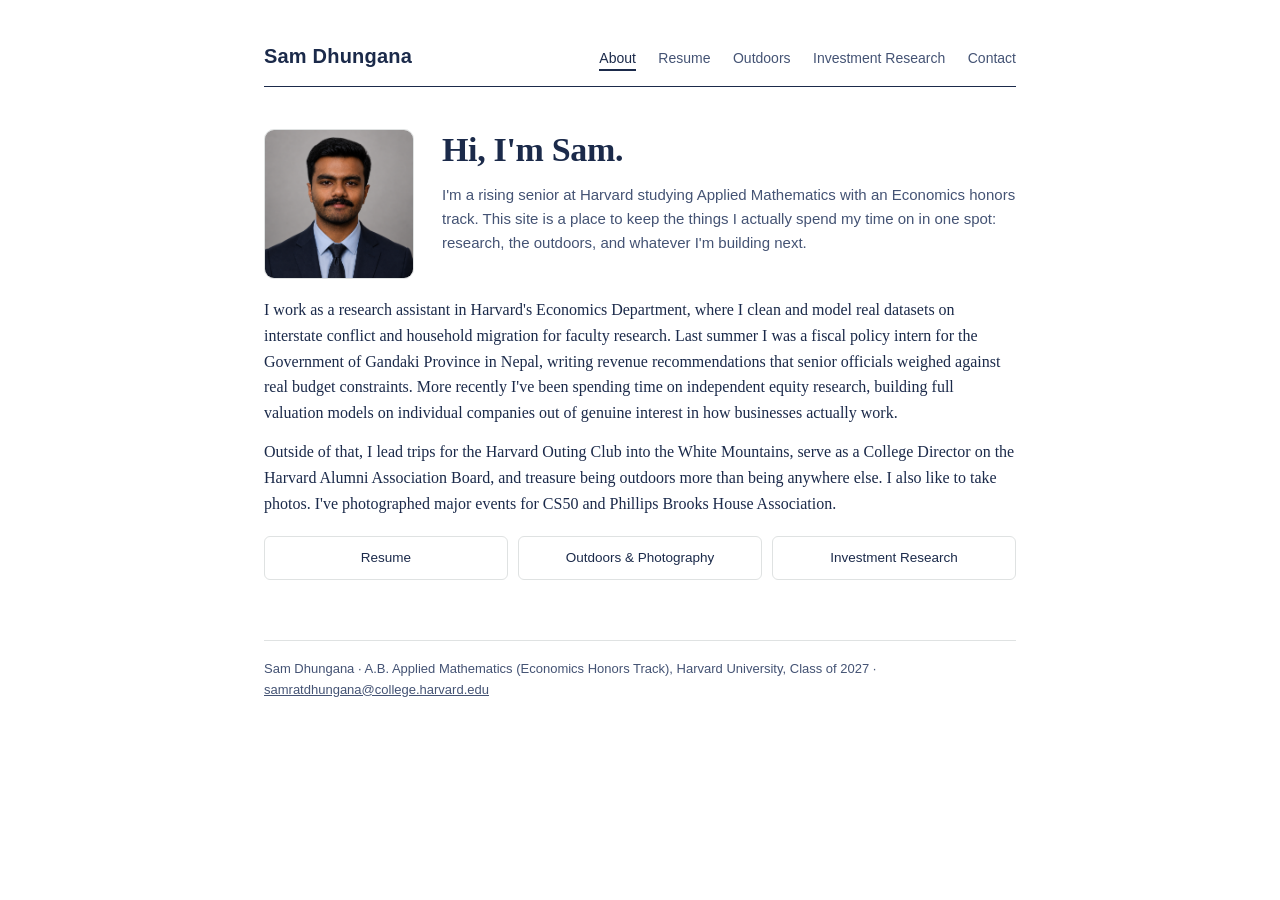
<file: index.html>
<!DOCTYPE html>
<html lang="en">
<head>
<meta charset="UTF-8">
<meta name="viewport" content="width=device-width, initial-scale=1.0">
<title>Sam Dhungana</title>
<link rel="stylesheet" href="style.css">
</head>
<body>
<div class="wrap">

  <header class="site">
    <div class="name">Sam Dhungana</div>
    <nav class="site">
      <a href="index.html" class="active">About</a>
      <a href="resume.html">Resume</a>
      <a href="outdoors.html">Outdoors</a>
      <a href="research.html">Investment Research</a>
      <a href="mailto:samratdhungana@college.harvard.edu">Contact</a>
    </nav>
  </header>

  <div class="hero">
    <div class="portrait"><img src="img/profile.png" alt="Sam Dhungana"></div>
    <div class="intro">
      <h1>Hi, I'm Sam.</h1>
      <p class="tagline">I'm a rising senior at Harvard studying Applied Mathematics with an Economics honors track. This site is a place to keep the things I actually spend my time on in one spot: research, the outdoors, and whatever I'm building next.</p>
    </div>
  </div>

  <p>I work as a research assistant in Harvard's Economics Department, where I clean and model real datasets on interstate conflict and household migration for faculty research. Last summer I was a fiscal policy intern for the Government of Gandaki Province in Nepal, writing revenue recommendations that senior officials weighed against real budget constraints. More recently I've been spending time on independent equity research, building full valuation models on individual companies out of genuine interest in how businesses actually work.</p>

  <p>Outside of that, I lead trips for the Harvard Outing Club into the White Mountains, serve as a College Director on the Harvard Alumni Association Board, and treasure being outdoors more than being anywhere else. I also like to take photos. I've photographed major events for CS50 and Phillips Brooks House Association. </p>

  <div class="section-nav">
    <a href="resume.html">Resume</a>
    <a href="outdoors.html">Outdoors &amp; Photography</a>
    <a href="research.html">Investment Research</a>
  </div>

  <footer class="site">
    Sam Dhungana &middot; A.B. Applied Mathematics (Economics Honors Track), Harvard University, Class of 2027 &middot;
    <a href="mailto:samratdhungana@college.harvard.edu" style="color:#445374;">samratdhungana@college.harvard.edu</a>
  </footer>

</div>
</body>
</html>
</file>
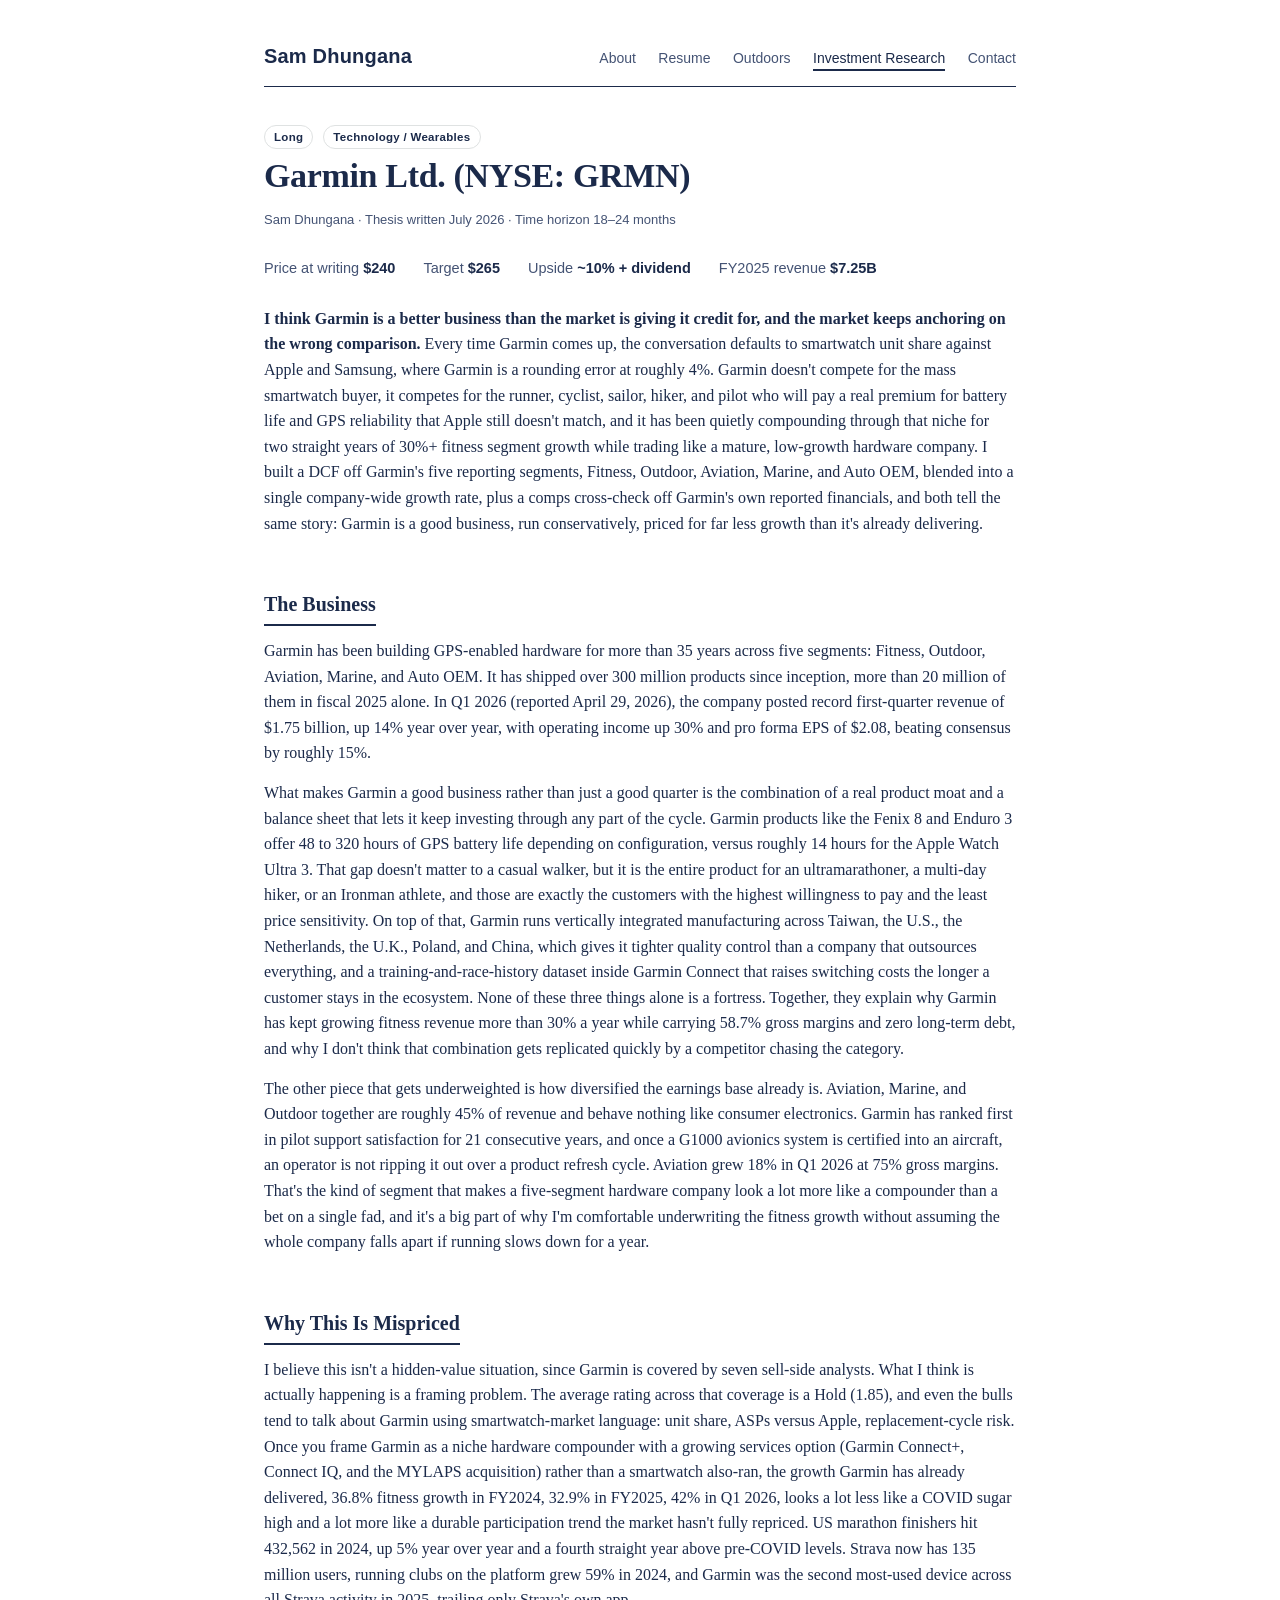
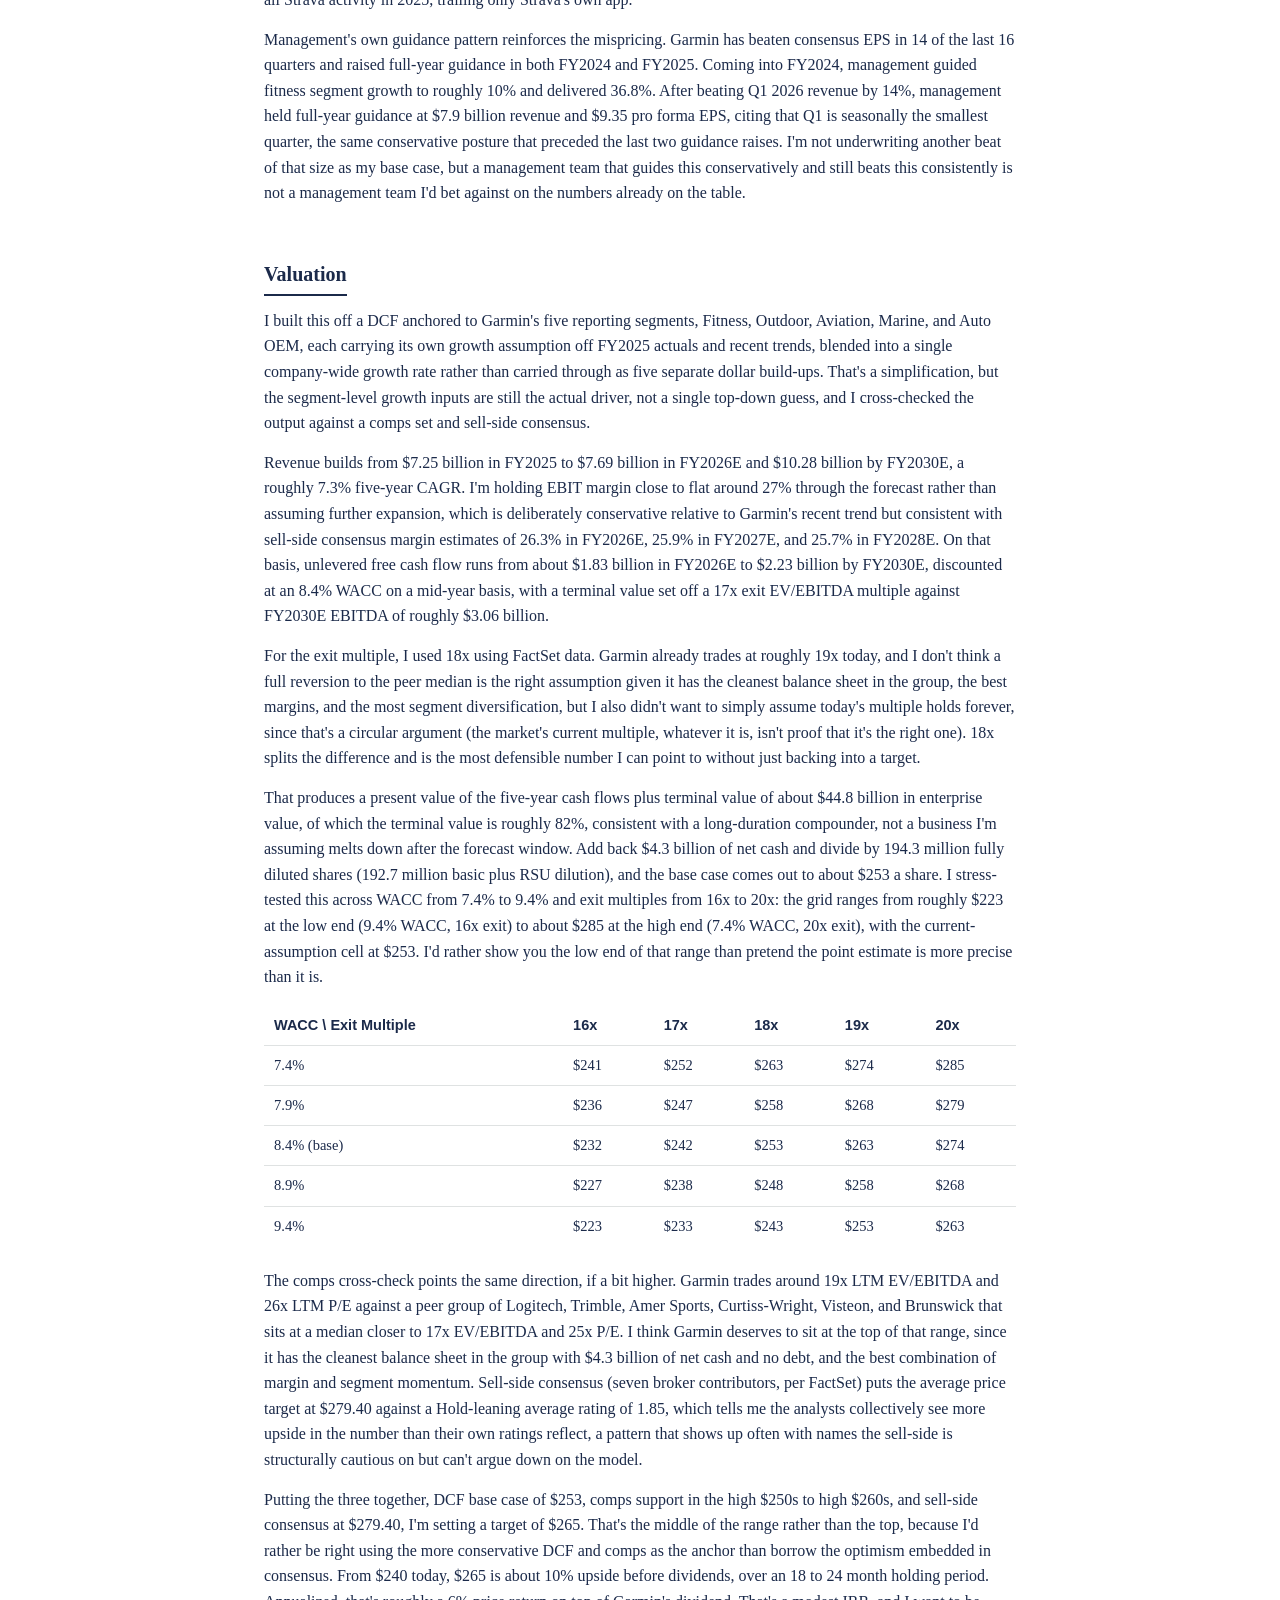
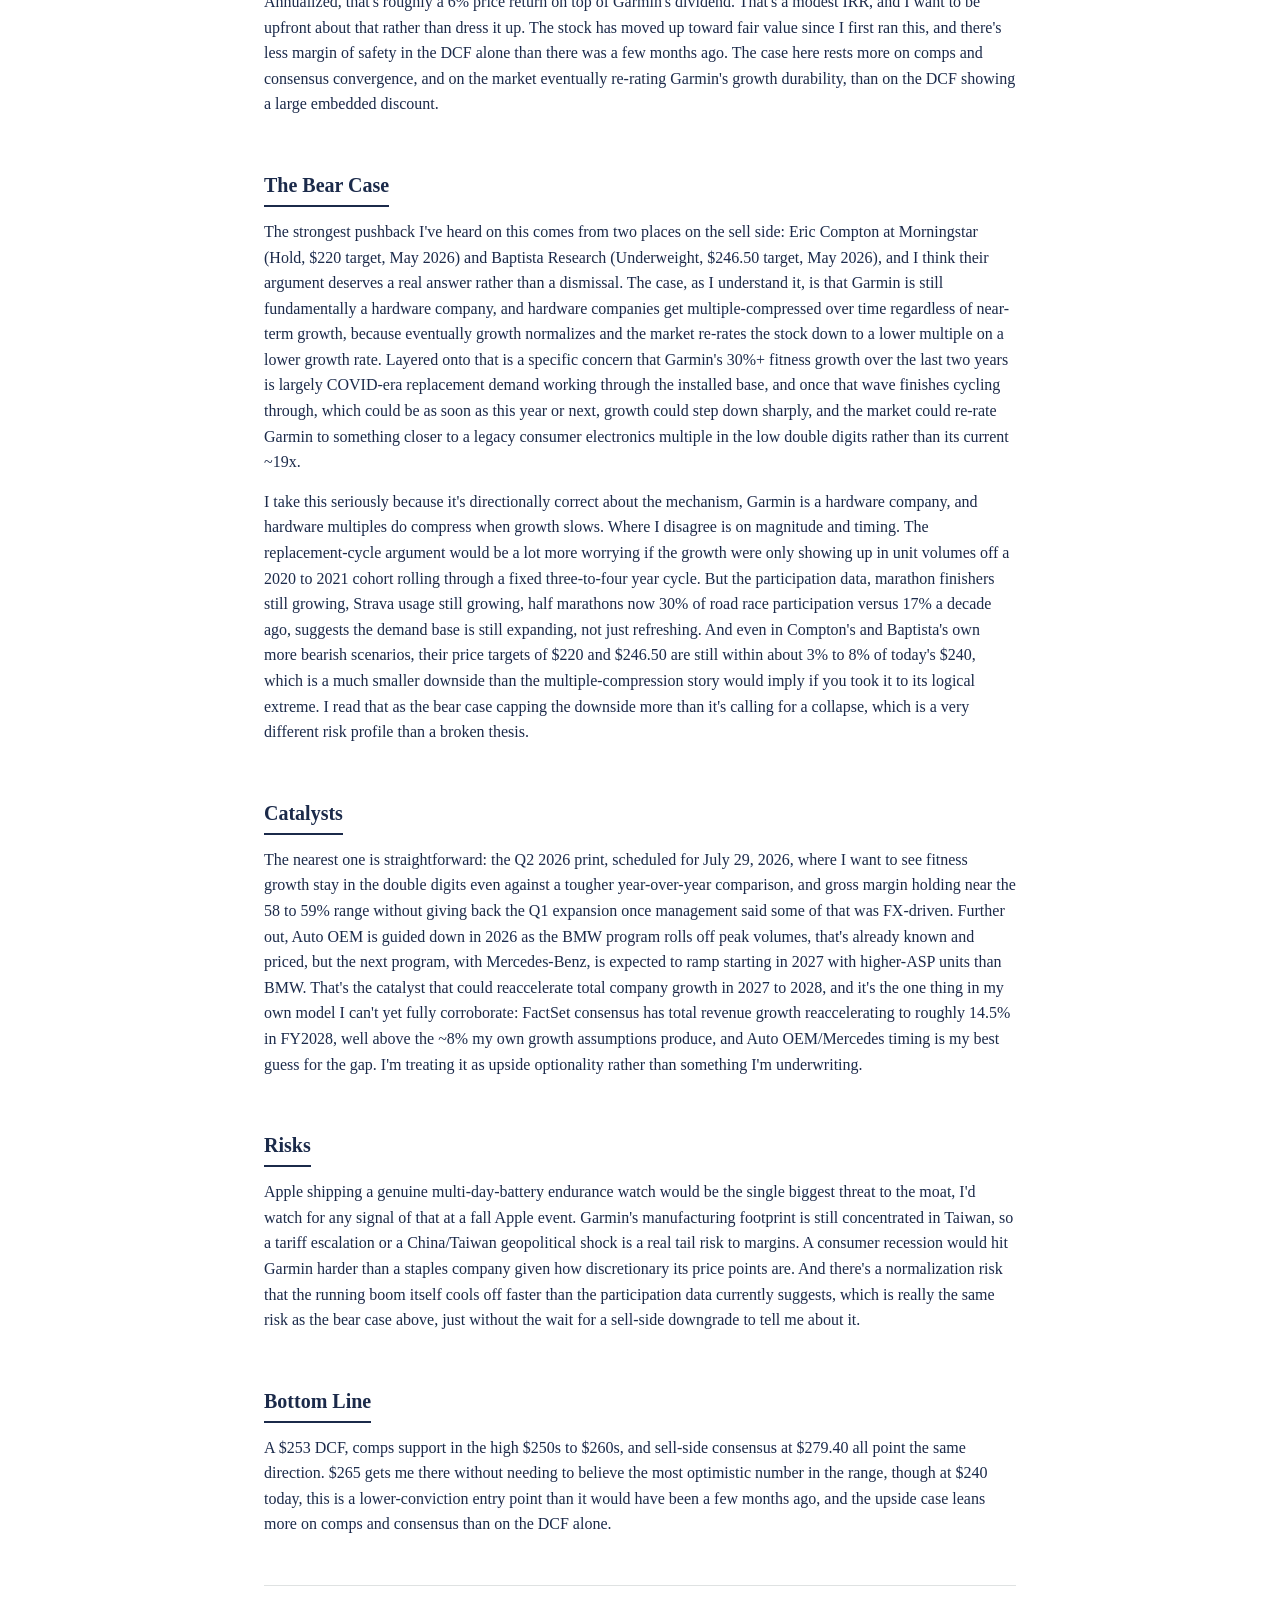
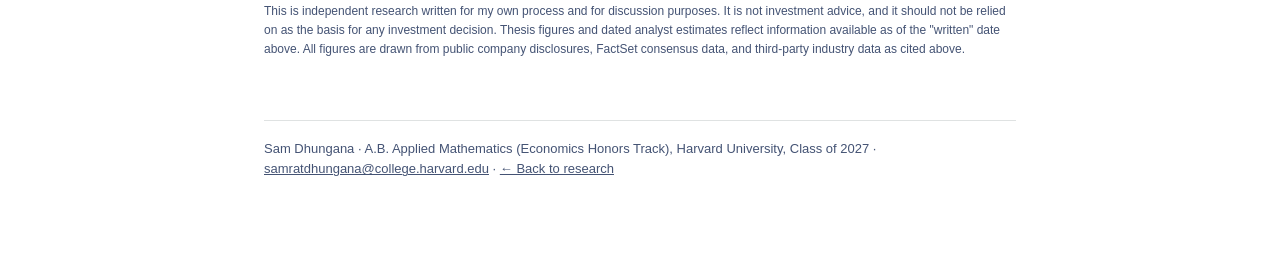
<file: garmin.html>
<!DOCTYPE html>
<html lang="en">
<head>
<meta charset="UTF-8">
<meta name="viewport" content="width=device-width, initial-scale=1.0">
<title>Garmin Ltd. (NYSE: GRMN) — Sam Dhungana</title>
<link rel="stylesheet" href="style.css">
</head>
<body>
<div class="wrap">

  <header class="site">
    <div class="name">Sam Dhungana</div>
    <nav class="site">
      <a href="index.html">About</a>
      <a href="resume.html">Resume</a>
      <a href="outdoors.html">Outdoors</a>
      <a href="research.html" class="active">Investment Research</a>
      <a href="mailto:samratdhungana@college.harvard.edu">Contact</a>
    </nav>
  </header>

  <span class="pill">Long</span>
  <span class="pill">Technology / Wearables</span>
  <h1>Garmin Ltd. (NYSE: GRMN)</h1>
  <div class="byline">Sam Dhungana &middot; Thesis written July 2026 &middot; Time horizon 18&ndash;24 months</div>

  <p class="stat-line">
    <span>Price at writing <span class="value">$240</span></span>
    <span>Target <span class="value">$265</span></span>
    <span>Upside <span class="value upside">~10% + dividend</span></span>
    <span>FY2025 revenue <span class="value">$7.25B</span></span>
  </p>

  <p><strong>I think Garmin is a better business than the market is giving it credit for, and the market keeps anchoring on the wrong comparison.</strong> Every time Garmin comes up, the conversation defaults to smartwatch unit share against Apple and Samsung, where Garmin is a rounding error at roughly 4%. Garmin doesn't compete for the mass smartwatch buyer, it competes for the runner, cyclist, sailor, hiker, and pilot who will pay a real premium for battery life and GPS reliability that Apple still doesn't match, and it has been quietly compounding through that niche for two straight years of 30%+ fitness segment growth while trading like a mature, low-growth hardware company. I built a DCF off Garmin's five reporting segments, Fitness, Outdoor, Aviation, Marine, and Auto OEM, blended into a single company-wide growth rate, plus a comps cross-check off Garmin's own reported financials, and both tell the same story: Garmin is a good business, run conservatively, priced for far less growth than it's already delivering.</p>

  <h2>The Business</h2>
  <p>Garmin has been building GPS-enabled hardware for more than 35 years across five segments: Fitness, Outdoor, Aviation, Marine, and Auto OEM. It has shipped over 300 million products since inception, more than 20 million of them in fiscal 2025 alone. In Q1 2026 (reported April 29, 2026), the company posted record first-quarter revenue of $1.75 billion, up 14% year over year, with operating income up 30% and pro forma EPS of $2.08, beating consensus by roughly 15%.</p>
  <p>What makes Garmin a good business rather than just a good quarter is the combination of a real product moat and a balance sheet that lets it keep investing through any part of the cycle. Garmin products like the Fenix 8 and Enduro 3 offer 48 to 320 hours of GPS battery life depending on configuration, versus roughly 14 hours for the Apple Watch Ultra 3. That gap doesn't matter to a casual walker, but it is the entire product for an ultramarathoner, a multi-day hiker, or an Ironman athlete, and those are exactly the customers with the highest willingness to pay and the least price sensitivity. On top of that, Garmin runs vertically integrated manufacturing across Taiwan, the U.S., the Netherlands, the U.K., Poland, and China, which gives it tighter quality control than a company that outsources everything, and a training-and-race-history dataset inside Garmin Connect that raises switching costs the longer a customer stays in the ecosystem. None of these three things alone is a fortress. Together, they explain why Garmin has kept growing fitness revenue more than 30% a year while carrying 58.7% gross margins and zero long-term debt, and why I don't think that combination gets replicated quickly by a competitor chasing the category.</p>
  <p>The other piece that gets underweighted is how diversified the earnings base already is. Aviation, Marine, and Outdoor together are roughly 45% of revenue and behave nothing like consumer electronics. Garmin has ranked first in pilot support satisfaction for 21 consecutive years, and once a G1000 avionics system is certified into an aircraft, an operator is not ripping it out over a product refresh cycle. Aviation grew 18% in Q1 2026 at 75% gross margins. That's the kind of segment that makes a five-segment hardware company look a lot more like a compounder than a bet on a single fad, and it's a big part of why I'm comfortable underwriting the fitness growth without assuming the whole company falls apart if running slows down for a year.</p>

  <h2>Why This Is Mispriced</h2>
  <p>I believe this isn't a hidden-value situation, since Garmin is covered by seven sell-side analysts. What I think is actually happening is a framing problem. The average rating across that coverage is a Hold (1.85), and even the bulls tend to talk about Garmin using smartwatch-market language: unit share, ASPs versus Apple, replacement-cycle risk. Once you frame Garmin as a niche hardware compounder with a growing services option (Garmin Connect+, Connect IQ, and the MYLAPS acquisition) rather than a smartwatch also-ran, the growth Garmin has already delivered, 36.8% fitness growth in FY2024, 32.9% in FY2025, 42% in Q1 2026, looks a lot less like a COVID sugar high and a lot more like a durable participation trend the market hasn't fully repriced. US marathon finishers hit 432,562 in 2024, up 5% year over year and a fourth straight year above pre-COVID levels. Strava now has 135 million users, running clubs on the platform grew 59% in 2024, and Garmin was the second most-used device across all Strava activity in 2025, trailing only Strava's own app.</p>
  <p>Management's own guidance pattern reinforces the mispricing. Garmin has beaten consensus EPS in 14 of the last 16 quarters and raised full-year guidance in both FY2024 and FY2025. Coming into FY2024, management guided fitness segment growth to roughly 10% and delivered 36.8%. After beating Q1 2026 revenue by 14%, management held full-year guidance at $7.9 billion revenue and $9.35 pro forma EPS, citing that Q1 is seasonally the smallest quarter, the same conservative posture that preceded the last two guidance raises. I'm not underwriting another beat of that size as my base case, but a management team that guides this conservatively and still beats this consistently is not a management team I'd bet against on the numbers already on the table.</p>

  <h2>Valuation</h2>
  <p>I built this off a DCF anchored to Garmin's five reporting segments, Fitness, Outdoor, Aviation, Marine, and Auto OEM, each carrying its own growth assumption off FY2025 actuals and recent trends, blended into a single company-wide growth rate rather than carried through as five separate dollar build-ups. That's a simplification, but the segment-level growth inputs are still the actual driver, not a single top-down guess, and I cross-checked the output against a comps set and sell-side consensus.</p>
  <p>Revenue builds from $7.25 billion in FY2025 to $7.69 billion in FY2026E and $10.28 billion by FY2030E, a roughly 7.3% five-year CAGR. I'm holding EBIT margin close to flat around 27% through the forecast rather than assuming further expansion, which is deliberately conservative relative to Garmin's recent trend but consistent with sell-side consensus margin estimates of 26.3% in FY2026E, 25.9% in FY2027E, and 25.7% in FY2028E. On that basis, unlevered free cash flow runs from about $1.83 billion in FY2026E to $2.23 billion by FY2030E, discounted at an 8.4% WACC on a mid-year basis, with a terminal value set off a 17x exit EV/EBITDA multiple against FY2030E EBITDA of roughly $3.06 billion.</p>
  <p>For the exit multiple, I used 18x using FactSet data. Garmin already trades at roughly 19x today, and I don't think a full reversion to the peer median is the right assumption given it has the cleanest balance sheet in the group, the best margins, and the most segment diversification, but I also didn't want to simply assume today's multiple holds forever, since that's a circular argument (the market's current multiple, whatever it is, isn't proof that it's the right one). 18x splits the difference and is the most defensible number I can point to without just backing into a target.</p>
  <p>That produces a present value of the five-year cash flows plus terminal value of about $44.8 billion in enterprise value, of which the terminal value is roughly 82%, consistent with a long-duration compounder, not a business I'm assuming melts down after the forecast window. Add back $4.3 billion of net cash and divide by 194.3 million fully diluted shares (192.7 million basic plus RSU dilution), and the base case comes out to about $253 a share. I stress-tested this across WACC from 7.4% to 9.4% and exit multiples from 16x to 20x: the grid ranges from roughly $223 at the low end (9.4% WACC, 16x exit) to about $285 at the high end (7.4% WACC, 20x exit), with the current-assumption cell at $253. I'd rather show you the low end of that range than pretend the point estimate is more precise than it is.</p>

  <table>
    <tr><th>WACC \ Exit Multiple</th><th>16x</th><th>17x</th><th>18x</th><th>19x</th><th>20x</th></tr>
    <tr><td>7.4%</td><td>$241</td><td>$252</td><td>$263</td><td>$274</td><td>$285</td></tr>
    <tr><td>7.9%</td><td>$236</td><td>$247</td><td>$258</td><td>$268</td><td>$279</td></tr>
    <tr><td>8.4% (base)</td><td>$232</td><td>$242</td><td>$253</td><td>$263</td><td>$274</td></tr>
    <tr><td>8.9%</td><td>$227</td><td>$238</td><td>$248</td><td>$258</td><td>$268</td></tr>
    <tr><td>9.4%</td><td>$223</td><td>$233</td><td>$243</td><td>$253</td><td>$263</td></tr>
  </table>

  <p>The comps cross-check points the same direction, if a bit higher. Garmin trades around 19x LTM EV/EBITDA and 26x LTM P/E against a peer group of Logitech, Trimble, Amer Sports, Curtiss-Wright, Visteon, and Brunswick that sits at a median closer to 17x EV/EBITDA and 25x P/E. I think Garmin deserves to sit at the top of that range, since it has the cleanest balance sheet in the group with $4.3 billion of net cash and no debt, and the best combination of margin and segment momentum. Sell-side consensus (seven broker contributors, per FactSet) puts the average price target at $279.40 against a Hold-leaning average rating of 1.85, which tells me the analysts collectively see more upside in the number than their own ratings reflect, a pattern that shows up often with names the sell-side is structurally cautious on but can't argue down on the model.</p>
  <p>Putting the three together, DCF base case of $253, comps support in the high $250s to high $260s, and sell-side consensus at $279.40, I'm setting a target of $265. That's the middle of the range rather than the top, because I'd rather be right using the more conservative DCF and comps as the anchor than borrow the optimism embedded in consensus. From $240 today, $265 is about 10% upside before dividends, over an 18 to 24 month holding period. Annualized, that's roughly a 6% price return on top of Garmin's dividend. That's a modest IRR, and I want to be upfront about that rather than dress it up. The stock has moved up toward fair value since I first ran this, and there's less margin of safety in the DCF alone than there was a few months ago. The case here rests more on comps and consensus convergence, and on the market eventually re-rating Garmin's growth durability, than on the DCF showing a large embedded discount.</p>

  <h2>The Bear Case</h2>
  <p>The strongest pushback I've heard on this comes from two places on the sell side: Eric Compton at Morningstar (Hold, $220 target, May 2026) and Baptista Research (Underweight, $246.50 target, May 2026), and I think their argument deserves a real answer rather than a dismissal. The case, as I understand it, is that Garmin is still fundamentally a hardware company, and hardware companies get multiple-compressed over time regardless of near-term growth, because eventually growth normalizes and the market re-rates the stock down to a lower multiple on a lower growth rate. Layered onto that is a specific concern that Garmin's 30%+ fitness growth over the last two years is largely COVID-era replacement demand working through the installed base, and once that wave finishes cycling through, which could be as soon as this year or next, growth could step down sharply, and the market could re-rate Garmin to something closer to a legacy consumer electronics multiple in the low double digits rather than its current ~19x.</p>
  <p>I take this seriously because it's directionally correct about the mechanism, Garmin is a hardware company, and hardware multiples do compress when growth slows. Where I disagree is on magnitude and timing. The replacement-cycle argument would be a lot more worrying if the growth were only showing up in unit volumes off a 2020 to 2021 cohort rolling through a fixed three-to-four year cycle. But the participation data, marathon finishers still growing, Strava usage still growing, half marathons now 30% of road race participation versus 17% a decade ago, suggests the demand base is still expanding, not just refreshing. And even in Compton's and Baptista's own more bearish scenarios, their price targets of $220 and $246.50 are still within about 3% to 8% of today's $240, which is a much smaller downside than the multiple-compression story would imply if you took it to its logical extreme. I read that as the bear case capping the downside more than it's calling for a collapse, which is a very different risk profile than a broken thesis.</p>

  <h2>Catalysts</h2>
  <p>The nearest one is straightforward: the Q2 2026 print, scheduled for July 29, 2026, where I want to see fitness growth stay in the double digits even against a tougher year-over-year comparison, and gross margin holding near the 58 to 59% range without giving back the Q1 expansion once management said some of that was FX-driven. Further out, Auto OEM is guided down in 2026 as the BMW program rolls off peak volumes, that's already known and priced, but the next program, with Mercedes-Benz, is expected to ramp starting in 2027 with higher-ASP units than BMW. That's the catalyst that could reaccelerate total company growth in 2027 to 2028, and it's the one thing in my own model I can't yet fully corroborate: FactSet consensus has total revenue growth reaccelerating to roughly 14.5% in FY2028, well above the ~8% my own growth assumptions produce, and Auto OEM/Mercedes timing is my best guess for the gap. I'm treating it as upside optionality rather than something I'm underwriting.</p>

  <h2>Risks</h2>
  <p>Apple shipping a genuine multi-day-battery endurance watch would be the single biggest threat to the moat, I'd watch for any signal of that at a fall Apple event. Garmin's manufacturing footprint is still concentrated in Taiwan, so a tariff escalation or a China/Taiwan geopolitical shock is a real tail risk to margins. A consumer recession would hit Garmin harder than a staples company given how discretionary its price points are. And there's a normalization risk that the running boom itself cools off faster than the participation data currently suggests, which is really the same risk as the bear case above, just without the wait for a sell-side downgrade to tell me about it.</p>

  <h2>Bottom Line</h2>
  <p>A $253 DCF, comps support in the high $250s to $260s, and sell-side consensus at $279.40 all point the same direction. $265 gets me there without needing to believe the most optimistic number in the range, though at $240 today, this is a lower-conviction entry point than it would have been a few months ago, and the upside case leans more on comps and consensus than on the DCF alone.</p>

  <div class="disclaimer">This is independent research written for my own process and for discussion purposes. It is not investment advice, and it should not be relied on as the basis for any investment decision. Thesis figures and dated analyst estimates reflect information available as of the "written" date above. All figures are drawn from public company disclosures, FactSet consensus data, and third-party industry data as cited above.</div>

  <footer class="site">
    Sam Dhungana &middot; A.B. Applied Mathematics (Economics Honors Track), Harvard University, Class of 2027 &middot;
    <a href="mailto:samratdhungana@college.harvard.edu" style="color:#445374;">samratdhungana@college.harvard.edu</a>
    &middot; <a href="research.html" style="color:#445374;">&larr; Back to research</a>
  </footer>

</div>
</body>
</html>
</file>
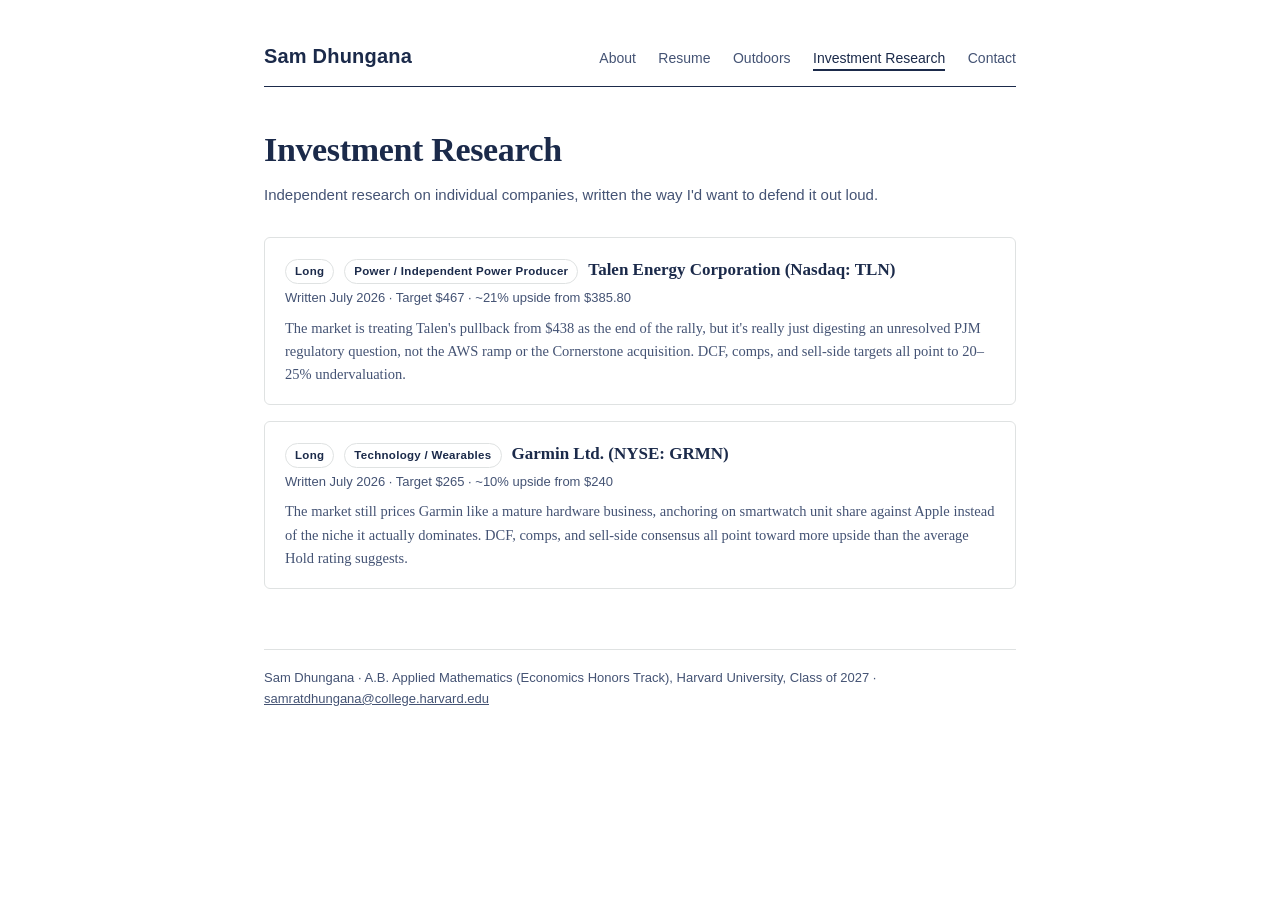
<file: research.html>
<!DOCTYPE html>
<html lang="en">
<head>
<meta charset="UTF-8">
<meta name="viewport" content="width=device-width, initial-scale=1.0">
<title>Investment Research — Sam Dhungana</title>
<link rel="stylesheet" href="style.css">
</head>
<body>
<div class="wrap">

  <header class="site">
    <div class="name">Sam Dhungana</div>
    <nav class="site">
      <a href="index.html">About</a>
      <a href="resume.html">Resume</a>
      <a href="outdoors.html">Outdoors</a>
      <a href="research.html" class="active">Investment Research</a>
      <a href="mailto:samratdhungana@college.harvard.edu">Contact</a>
    </nav>
  </header>

  <h1>Investment Research</h1>
  <p class="tagline">Independent research on individual companies, written the way I'd want to defend it out loud.</p>

  <div class="card">
    <span class="pill">Long</span>
    <span class="pill">Power / Independent Power Producer</span>
    <a class="title" href="talen.html">Talen Energy Corporation (Nasdaq: TLN)</a>
    <div class="meta">Written July 2026 &middot; Target $467 &middot; ~21% upside from $385.80</div>
    <p class="desc">The market is treating Talen's pullback from $438 as the end of the rally, but it's really just digesting an unresolved PJM regulatory question, not the AWS ramp or the Cornerstone acquisition. DCF, comps, and sell-side targets all point to 20&ndash;25% undervaluation.</p>
  </div>

  <div class="card">
    <span class="pill">Long</span>
    <span class="pill">Technology / Wearables</span>
    <a class="title" href="garmin.html">Garmin Ltd. (NYSE: GRMN)</a>
    <div class="meta">Written July 2026 &middot; Target $265 &middot; ~10% upside from $240</div>
    <p class="desc">The market still prices Garmin like a mature hardware business, anchoring on smartwatch unit share against Apple instead of the niche it actually dominates. DCF, comps, and sell-side consensus all point toward more upside than the average Hold rating suggests.</p>
  </div>

  <footer class="site">
    Sam Dhungana &middot; A.B. Applied Mathematics (Economics Honors Track), Harvard University, Class of 2027 &middot;
    <a href="mailto:samratdhungana@college.harvard.edu" style="color:#445374;">samratdhungana@college.harvard.edu</a>
  </footer>

</div>
</body>
</html>
</file>
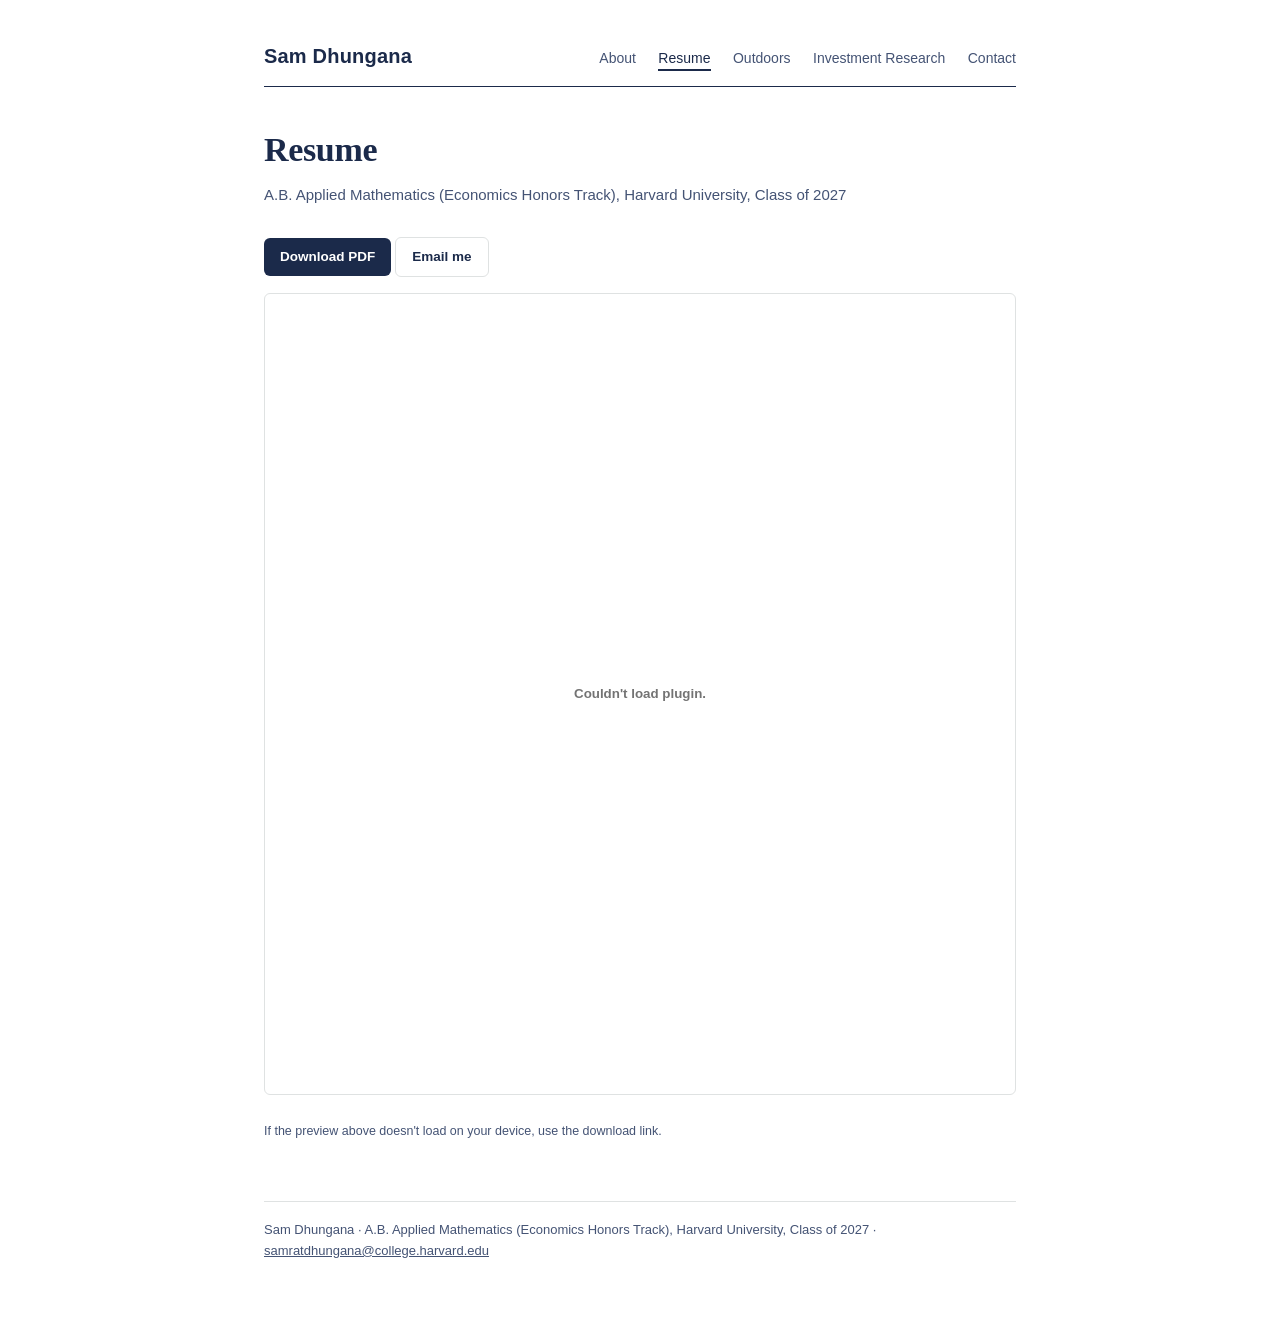
<file: resume.html>
<!DOCTYPE html>
<html lang="en">
<head>
<meta charset="UTF-8">
<meta name="viewport" content="width=device-width, initial-scale=1.0">
<title>Resume — Sam Dhungana</title>
<link rel="stylesheet" href="style.css">
</head>
<body>
<div class="wrap">

  <header class="site">
    <div class="name">Sam Dhungana</div>
    <nav class="site">
      <a href="index.html">About</a>
      <a href="resume.html" class="active">Resume</a>
      <a href="outdoors.html">Outdoors</a>
      <a href="research.html">Investment Research</a>
      <a href="mailto:samratdhungana@college.harvard.edu">Contact</a>
    </nav>
  </header>

  <h1>Resume</h1>
  <p class="tagline">A.B. Applied Mathematics (Economics Honors Track), Harvard University, Class of 2027</p>

  <p>
    <a class="btn" href="Sam_Dhungana_Resume.pdf" download>Download PDF</a>
    <a class="btn secondary" href="mailto:samratdhungana@college.harvard.edu">Email me</a>
  </p>

  <div class="resume-embed">
    <embed src="Sam_Dhungana_Resume.pdf" type="application/pdf">
  </div>

  <p style="font-family:Helvetica,Arial,sans-serif;font-size:12.5px;color:#445374;">If the preview above doesn't load on your device, use the download link.</p>

  <footer class="site">
    Sam Dhungana &middot; A.B. Applied Mathematics (Economics Honors Track), Harvard University, Class of 2027 &middot;
    <a href="mailto:samratdhungana@college.harvard.edu" style="color:#445374;">samratdhungana@college.harvard.edu</a>
  </footer>

</div>
</body>
</html>
</file>
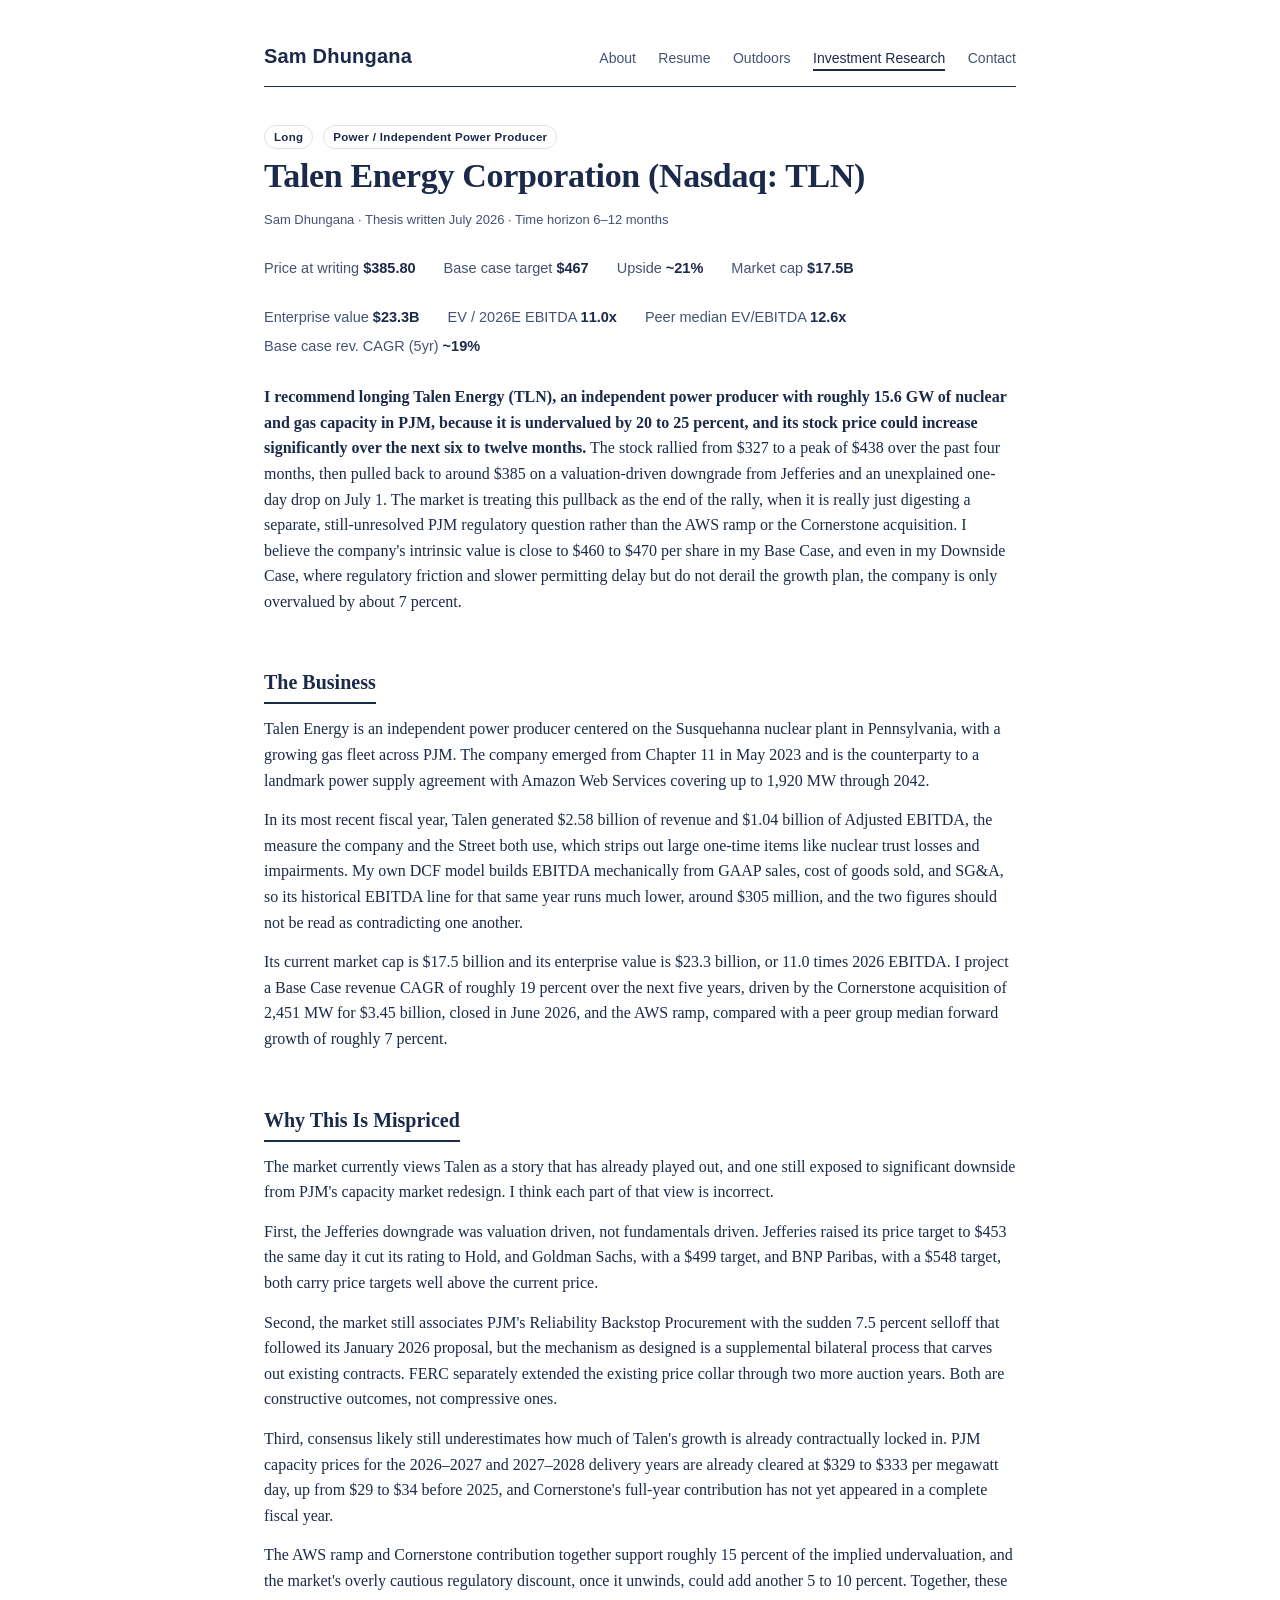
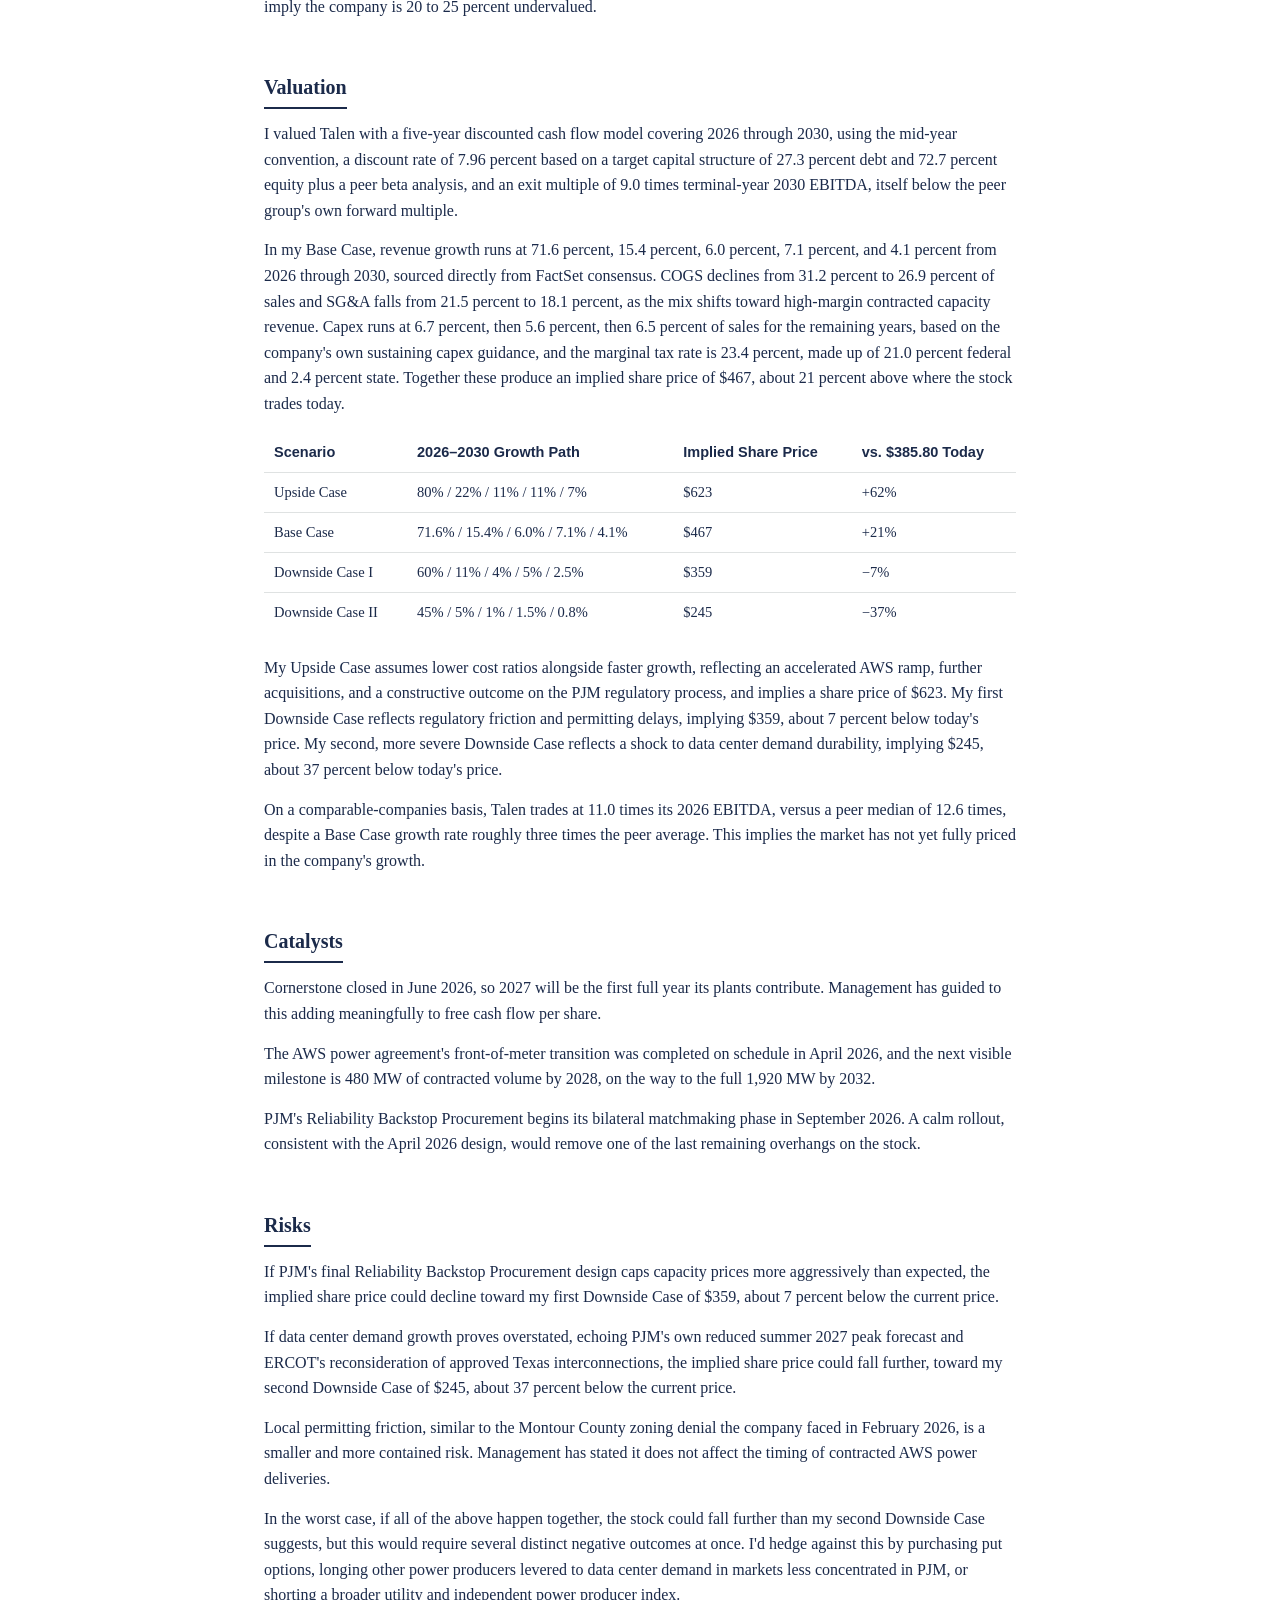
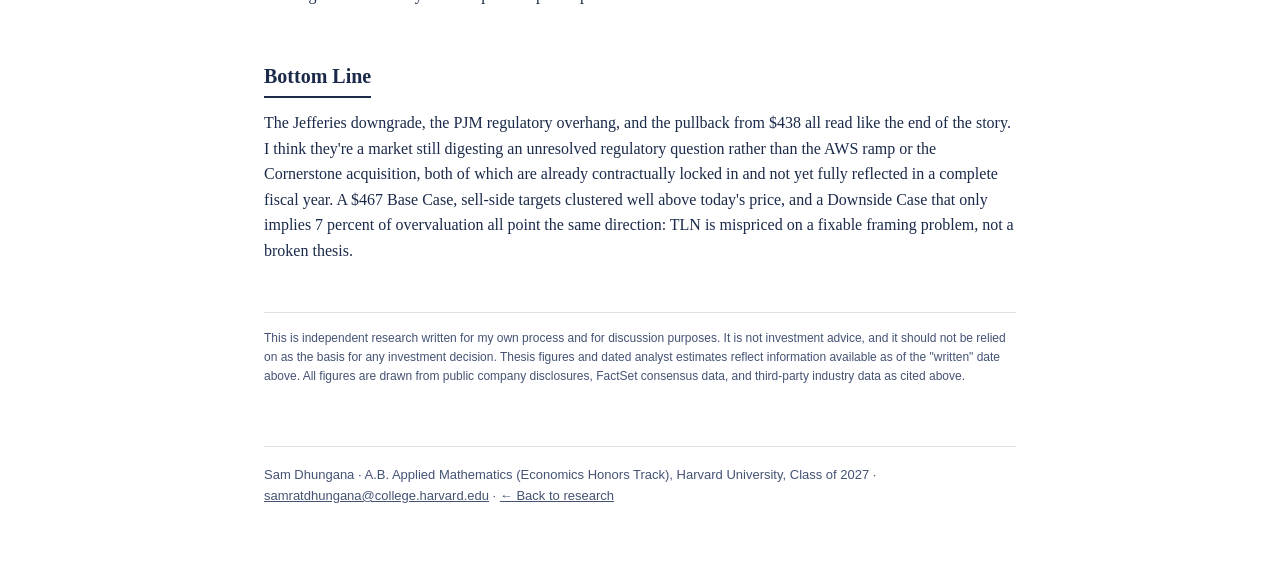
<file: talen.html>
<!DOCTYPE html>
<html lang="en">
<head>
<meta charset="UTF-8">
<meta name="viewport" content="width=device-width, initial-scale=1.0">
<title>Talen Energy Corporation (Nasdaq: TLN) — Sam Dhungana</title>
<link rel="stylesheet" href="style.css">
</head>
<body>
<div class="wrap">

  <header class="site">
    <div class="name">Sam Dhungana</div>
    <nav class="site">
      <a href="index.html">About</a>
      <a href="resume.html">Resume</a>
      <a href="outdoors.html">Outdoors</a>
      <a href="research.html" class="active">Investment Research</a>
      <a href="mailto:samratdhungana@college.harvard.edu">Contact</a>
    </nav>
  </header>

  <span class="pill">Long</span>
  <span class="pill">Power / Independent Power Producer</span>
  <h1>Talen Energy Corporation (Nasdaq: TLN)</h1>
  <div class="byline">Sam Dhungana &middot; Thesis written July 2026 &middot; Time horizon 6&ndash;12 months</div>

  <p class="stat-line">
    <span>Price at writing <span class="value">$385.80</span></span>
    <span>Base case target <span class="value">$467</span></span>
    <span>Upside <span class="value upside">~21%</span></span>
    <span>Market cap <span class="value">$17.5B</span></span>
  </p>

  <p class="stat-line">
    <span>Enterprise value <span class="value">$23.3B</span></span>
    <span>EV / 2026E EBITDA <span class="value">11.0x</span></span>
    <span>Peer median EV/EBITDA <span class="value">12.6x</span></span>
    <span>Base case rev. CAGR (5yr) <span class="value">~19%</span></span>
  </p>

  <p><strong>I recommend longing Talen Energy (TLN), an independent power producer with roughly 15.6 GW of nuclear and gas capacity in PJM, because it is undervalued by 20 to 25 percent, and its stock price could increase significantly over the next six to twelve months.</strong> The stock rallied from $327 to a peak of $438 over the past four months, then pulled back to around $385 on a valuation-driven downgrade from Jefferies and an unexplained one-day drop on July 1. The market is treating this pullback as the end of the rally, when it is really just digesting a separate, still-unresolved PJM regulatory question rather than the AWS ramp or the Cornerstone acquisition. I believe the company's intrinsic value is close to $460 to $470 per share in my Base Case, and even in my Downside Case, where regulatory friction and slower permitting delay but do not derail the growth plan, the company is only overvalued by about 7 percent.</p>

  <h2>The Business</h2>
  <p>Talen Energy is an independent power producer centered on the Susquehanna nuclear plant in Pennsylvania, with a growing gas fleet across PJM. The company emerged from Chapter 11 in May 2023 and is the counterparty to a landmark power supply agreement with Amazon Web Services covering up to 1,920 MW through 2042.</p>
  <p>In its most recent fiscal year, Talen generated $2.58 billion of revenue and $1.04 billion of Adjusted EBITDA, the measure the company and the Street both use, which strips out large one-time items like nuclear trust losses and impairments. My own DCF model builds EBITDA mechanically from GAAP sales, cost of goods sold, and SG&amp;A, so its historical EBITDA line for that same year runs much lower, around $305 million, and the two figures should not be read as contradicting one another.</p>
  <p>Its current market cap is $17.5 billion and its enterprise value is $23.3 billion, or 11.0 times 2026 EBITDA. I project a Base Case revenue CAGR of roughly 19 percent over the next five years, driven by the Cornerstone acquisition of 2,451 MW for $3.45 billion, closed in June 2026, and the AWS ramp, compared with a peer group median forward growth of roughly 7 percent.</p>

  <h2>Why This Is Mispriced</h2>
  <p>The market currently views Talen as a story that has already played out, and one still exposed to significant downside from PJM's capacity market redesign. I think each part of that view is incorrect.</p>
  <p>First, the Jefferies downgrade was valuation driven, not fundamentals driven. Jefferies raised its price target to $453 the same day it cut its rating to Hold, and Goldman Sachs, with a $499 target, and BNP Paribas, with a $548 target, both carry price targets well above the current price.</p>
  <p>Second, the market still associates PJM's Reliability Backstop Procurement with the sudden 7.5 percent selloff that followed its January 2026 proposal, but the mechanism as designed is a supplemental bilateral process that carves out existing contracts. FERC separately extended the existing price collar through two more auction years. Both are constructive outcomes, not compressive ones.</p>
  <p>Third, consensus likely still underestimates how much of Talen's growth is already contractually locked in. PJM capacity prices for the 2026&ndash;2027 and 2027&ndash;2028 delivery years are already cleared at $329 to $333 per megawatt day, up from $29 to $34 before 2025, and Cornerstone's full-year contribution has not yet appeared in a complete fiscal year.</p>
  <p>The AWS ramp and Cornerstone contribution together support roughly 15 percent of the implied undervaluation, and the market's overly cautious regulatory discount, once it unwinds, could add another 5 to 10 percent. Together, these imply the company is 20 to 25 percent undervalued.</p>

  <h2>Valuation</h2>
  <p>I valued Talen with a five-year discounted cash flow model covering 2026 through 2030, using the mid-year convention, a discount rate of 7.96 percent based on a target capital structure of 27.3 percent debt and 72.7 percent equity plus a peer beta analysis, and an exit multiple of 9.0 times terminal-year 2030 EBITDA, itself below the peer group's own forward multiple.</p>
  <p>In my Base Case, revenue growth runs at 71.6 percent, 15.4 percent, 6.0 percent, 7.1 percent, and 4.1 percent from 2026 through 2030, sourced directly from FactSet consensus. COGS declines from 31.2 percent to 26.9 percent of sales and SG&amp;A falls from 21.5 percent to 18.1 percent, as the mix shifts toward high-margin contracted capacity revenue. Capex runs at 6.7 percent, then 5.6 percent, then 6.5 percent of sales for the remaining years, based on the company's own sustaining capex guidance, and the marginal tax rate is 23.4 percent, made up of 21.0 percent federal and 2.4 percent state. Together these produce an implied share price of $467, about 21 percent above where the stock trades today.</p>

  <table>
    <tr><th>Scenario</th><th>2026&ndash;2030 Growth Path</th><th>Implied Share Price</th><th>vs. $385.80 Today</th></tr>
    <tr><td>Upside Case</td><td>80% / 22% / 11% / 11% / 7%</td><td>$623</td><td>+62%</td></tr>
    <tr><td>Base Case</td><td>71.6% / 15.4% / 6.0% / 7.1% / 4.1%</td><td>$467</td><td>+21%</td></tr>
    <tr><td>Downside Case I</td><td>60% / 11% / 4% / 5% / 2.5%</td><td>$359</td><td>&minus;7%</td></tr>
    <tr><td>Downside Case II</td><td>45% / 5% / 1% / 1.5% / 0.8%</td><td>$245</td><td>&minus;37%</td></tr>
  </table>

  <p>My Upside Case assumes lower cost ratios alongside faster growth, reflecting an accelerated AWS ramp, further acquisitions, and a constructive outcome on the PJM regulatory process, and implies a share price of $623. My first Downside Case reflects regulatory friction and permitting delays, implying $359, about 7 percent below today's price. My second, more severe Downside Case reflects a shock to data center demand durability, implying $245, about 37 percent below today's price.</p>
  <p>On a comparable-companies basis, Talen trades at 11.0 times its 2026 EBITDA, versus a peer median of 12.6 times, despite a Base Case growth rate roughly three times the peer average. This implies the market has not yet fully priced in the company's growth.</p>

  <h2>Catalysts</h2>
  <p>Cornerstone closed in June 2026, so 2027 will be the first full year its plants contribute. Management has guided to this adding meaningfully to free cash flow per share.</p>
  <p>The AWS power agreement's front-of-meter transition was completed on schedule in April 2026, and the next visible milestone is 480 MW of contracted volume by 2028, on the way to the full 1,920 MW by 2032.</p>
  <p>PJM's Reliability Backstop Procurement begins its bilateral matchmaking phase in September 2026. A calm rollout, consistent with the April 2026 design, would remove one of the last remaining overhangs on the stock.</p>

  <h2>Risks</h2>
  <p>If PJM's final Reliability Backstop Procurement design caps capacity prices more aggressively than expected, the implied share price could decline toward my first Downside Case of $359, about 7 percent below the current price.</p>
  <p>If data center demand growth proves overstated, echoing PJM's own reduced summer 2027 peak forecast and ERCOT's reconsideration of approved Texas interconnections, the implied share price could fall further, toward my second Downside Case of $245, about 37 percent below the current price.</p>
  <p>Local permitting friction, similar to the Montour County zoning denial the company faced in February 2026, is a smaller and more contained risk. Management has stated it does not affect the timing of contracted AWS power deliveries.</p>
  <p>In the worst case, if all of the above happen together, the stock could fall further than my second Downside Case suggests, but this would require several distinct negative outcomes at once. I'd hedge against this by purchasing put options, longing other power producers levered to data center demand in markets less concentrated in PJM, or shorting a broader utility and independent power producer index.</p>

  <h2>Bottom Line</h2>
  <p>The Jefferies downgrade, the PJM regulatory overhang, and the pullback from $438 all read like the end of the story. I think they're a market still digesting an unresolved regulatory question rather than the AWS ramp or the Cornerstone acquisition, both of which are already contractually locked in and not yet fully reflected in a complete fiscal year. A $467 Base Case, sell-side targets clustered well above today's price, and a Downside Case that only implies 7 percent of overvaluation all point the same direction: TLN is mispriced on a fixable framing problem, not a broken thesis.</p>

  <div class="disclaimer">This is independent research written for my own process and for discussion purposes. It is not investment advice, and it should not be relied on as the basis for any investment decision. Thesis figures and dated analyst estimates reflect information available as of the "written" date above. All figures are drawn from public company disclosures, FactSet consensus data, and third-party industry data as cited above.</div>

  <footer class="site">
    Sam Dhungana &middot; A.B. Applied Mathematics (Economics Honors Track), Harvard University, Class of 2027 &middot;
    <a href="mailto:samratdhungana@college.harvard.edu" style="color:#445374;">samratdhungana@college.harvard.edu</a>
    &middot; <a href="research.html" style="color:#445374;">&larr; Back to research</a>
  </footer>

</div>
</body>
</html>
</file>
<file: style.css>
:root {
  --ink: #1b2a4a;
  --ink-soft: #445374;
  --accent: var(--ink);
  --accent-bg: #ffffff;
  --line: #dfe2e2;
  --bg: #ffffff;
  --green: #2f6b3f;
  --red: #a13d3d;
  --sans: -apple-system, BlinkMacSystemFont, "Segoe UI", Roboto, Helvetica, Arial, sans-serif;
}

* { box-sizing: border-box; }

body {
  margin: 0;
  background: var(--bg);
  color: var(--ink);
  font-family: Georgia, "Times New Roman", serif;
  line-height: 1.6;
}

.wrap { max-width: 800px; margin: 0 auto; padding: 40px 24px 80px; }
.wrap.wide { max-width: 980px; }

header.site {
  display: flex;
  justify-content: space-between;
  align-items: baseline;
  border-bottom: 1px solid var(--ink);
  padding-bottom: 14px;
  margin-bottom: 36px;
  font-family: var(--sans);
  flex-wrap: wrap;
  gap: 8px;
}

header.site .name { font-size: 20px; font-weight: 700; letter-spacing: 0.2px; }

nav.site a {
  margin-left: 18px;
  color: var(--ink-soft);
  text-decoration: none;
  font-size: 14px;
  font-family: var(--sans);
  padding-bottom: 3px;
}
nav.site a:hover { color: var(--accent); text-decoration: underline; }
nav.site a.active { color: var(--ink); border-bottom: 2px solid var(--accent); }

h1 { font-size: 34px; letter-spacing: -0.01em; margin: 0 0 6px; }
h2 {
  display: inline-block;
  font-size: 20px;
  margin: 38px 0 12px;
  padding-bottom: 4px;
  border-bottom: 2px solid var(--accent);
}
h3 { font-size: 16px; margin: 22px 0 8px; color: var(--ink-soft); }
p { margin: 0 0 14px; }

.tagline { color: var(--ink-soft); font-size: 15px; margin-bottom: 30px; font-family: var(--sans); }

.hero {
  display: flex;
  gap: 28px;
  align-items: center;
  margin-bottom: 12px;
  flex-wrap: wrap;
}
.hero .portrait {
  width: 150px;
  height: 150px;
  border-radius: 10px;
  background: var(--accent-bg);
  border: 1px solid var(--line);
  flex-shrink: 0;
  display: flex;
  align-items: center;
  justify-content: center;
  font-family: var(--sans);
  font-size: 12px;
  color: var(--ink-soft);
  text-align: center;
  overflow: hidden;
}
.hero .portrait img { width: 100%; height: 100%; object-fit: cover; }
.hero .intro { flex: 1; min-width: 240px; }

.card {
  border: 1px solid var(--line);
  border-radius: 6px;
  padding: 18px 20px;
  margin-bottom: 16px;
  background: #fff;
}
.card a.title { font-size: 17px; font-weight: 700; color: var(--ink); text-decoration: none; }
.card a.title:hover { text-decoration: underline; }
.card .meta { font-family: var(--sans); font-size: 13px; color: var(--ink-soft); margin: 4px 0 8px; }
.card .desc { font-size: 14.5px; color: var(--ink-soft); margin: 0; }

.pill {
  display: inline-block;
  font-family: var(--sans);
  font-size: 11.5px;
  font-weight: 700;
  padding: 2px 9px;
  border-radius: 999px;
  background: var(--accent-bg);
  color: var(--accent);
  border: 1px solid var(--line);
  margin-right: 6px;
  letter-spacing: 0.3px;
}

table { width: 100%; border-collapse: collapse; margin: 16px 0 22px; font-size: 14.5px; }
th, td { padding: 8px 10px; text-align: left; vertical-align: top; border-bottom: 1px solid var(--line); }
th { font-family: var(--sans); font-weight: 700; color: var(--ink); }
tr:last-child td { border-bottom: none; }

.stat-line {
  display: flex;
  flex-wrap: wrap;
  column-gap: 28px;
  row-gap: 6px;
  margin: 18px 0 26px;
  font-family: var(--sans);
  font-size: 14.5px;
  color: var(--ink-soft);
}
.stat-line .value { color: var(--ink); font-weight: 700; }
.upside { color: var(--green); }

ul { margin: 0 0 14px; padding-left: 22px; }
li { margin-bottom: 6px; }

.byline { font-family: var(--sans); font-size: 13px; color: var(--ink-soft); margin-bottom: 26px; }

.disclaimer { margin-top: 48px; padding-top: 16px; border-top: 1px solid var(--line); font-family: var(--sans); font-size: 12px; color: var(--ink-soft); }

footer.site { margin-top: 60px; padding-top: 18px; border-top: 1px solid var(--line); font-family: var(--sans); font-size: 13px; color: var(--ink-soft); }

.two-col { display: grid; grid-template-columns: 1fr 1fr; gap: 16px; margin: 16px 0 22px; }
@media (max-width: 600px) { .two-col { grid-template-columns: 1fr; } }
.two-col .box { border: 1px solid var(--line); border-radius: 6px; padding: 14px 16px; background: #fff; }
.two-col .box h4 { margin: 0 0 8px; font-family: var(--sans); font-size: 13.5px; text-transform: uppercase; letter-spacing: 0.3px; }
.two-col .box.strengths h4 { color: var(--green); }
.two-col .box.weaknesses h4 { color: var(--red); }
.two-col .box.opportunities h4 { color: var(--green); }
.two-col .box.threats h4 { color: var(--red); }

/* Gallery */
.gallery {
  display: grid;
  grid-template-columns: repeat(auto-fill, minmax(220px, 1fr));
  gap: 14px;
  margin: 18px 0 26px;
}
.gallery figure {
  margin: 0;
  border: 1px solid var(--line);
  border-radius: 6px;
  overflow: hidden;
  background: #fff;
}
.gallery .ph {
  aspect-ratio: 4/3;
  background: repeating-linear-gradient(45deg, #f1efe8, #f1efe8 10px, #e9e6dc 10px, #e9e6dc 20px);
  display: flex;
  align-items: center;
  justify-content: center;
  font-family: var(--sans);
  font-size: 12px;
  color: var(--ink-soft);
  text-align: center;
  padding: 10px;
}
.gallery img { width: 100%; aspect-ratio: 4/3; object-fit: cover; display: block; cursor: zoom-in; }
.gallery figcaption { font-family: var(--sans); font-size: 12.5px; color: var(--ink-soft); padding: 8px 10px; }

.lightbox {
  display: none;
  position: fixed;
  inset: 0;
  background: rgba(10, 14, 26, 0.92);
  z-index: 1000;
  align-items: center;
  justify-content: center;
  flex-direction: column;
  padding: 24px;
  cursor: zoom-out;
}
.lightbox.open { display: flex; }
.lightbox img {
  max-width: 92vw;
  max-height: 82vh;
  object-fit: contain;
  border-radius: 6px;
  box-shadow: 0 10px 40px rgba(0, 0, 0, 0.5);
}
.lightbox-caption {
  color: #fff;
  font-family: var(--sans);
  font-size: 13.5px;
  margin-top: 14px;
  text-align: center;
}
.lightbox-close {
  position: absolute;
  top: 20px;
  right: 28px;
  color: #fff;
  font-size: 32px;
  line-height: 1;
  font-family: var(--sans);
}

.btn {
  display: inline-block;
  font-family: var(--sans);
  font-size: 13.5px;
  font-weight: 700;
  padding: 8px 16px;
  border-radius: 6px;
  background: var(--ink);
  color: #fff !important;
  text-decoration: none;
}
.btn:hover { background: var(--ink-soft); }
.btn.secondary { background: #fff; color: var(--ink) !important; border: 1px solid var(--line); }

.section-nav { display: flex; gap: 10px; flex-wrap: wrap; margin: 20px 0 30px; }
.section-nav a {
  font-family: var(--sans);
  font-size: 13.5px;
  padding: 10px 14px;
  border: 1px solid var(--line);
  border-radius: 6px;
  text-decoration: none;
  color: var(--ink);
  background: #fff;
  flex: 1 1 140px;
  text-align: center;
}
.section-nav a:hover { border-color: var(--accent); color: var(--accent); }

.resume-embed {
  border: 1px solid var(--line);
  border-radius: 6px;
  overflow: hidden;
  margin: 16px 0 26px;
  background: #fff;
}
.resume-embed embed { width: 100%; height: 800px; display: block; }
</file>
